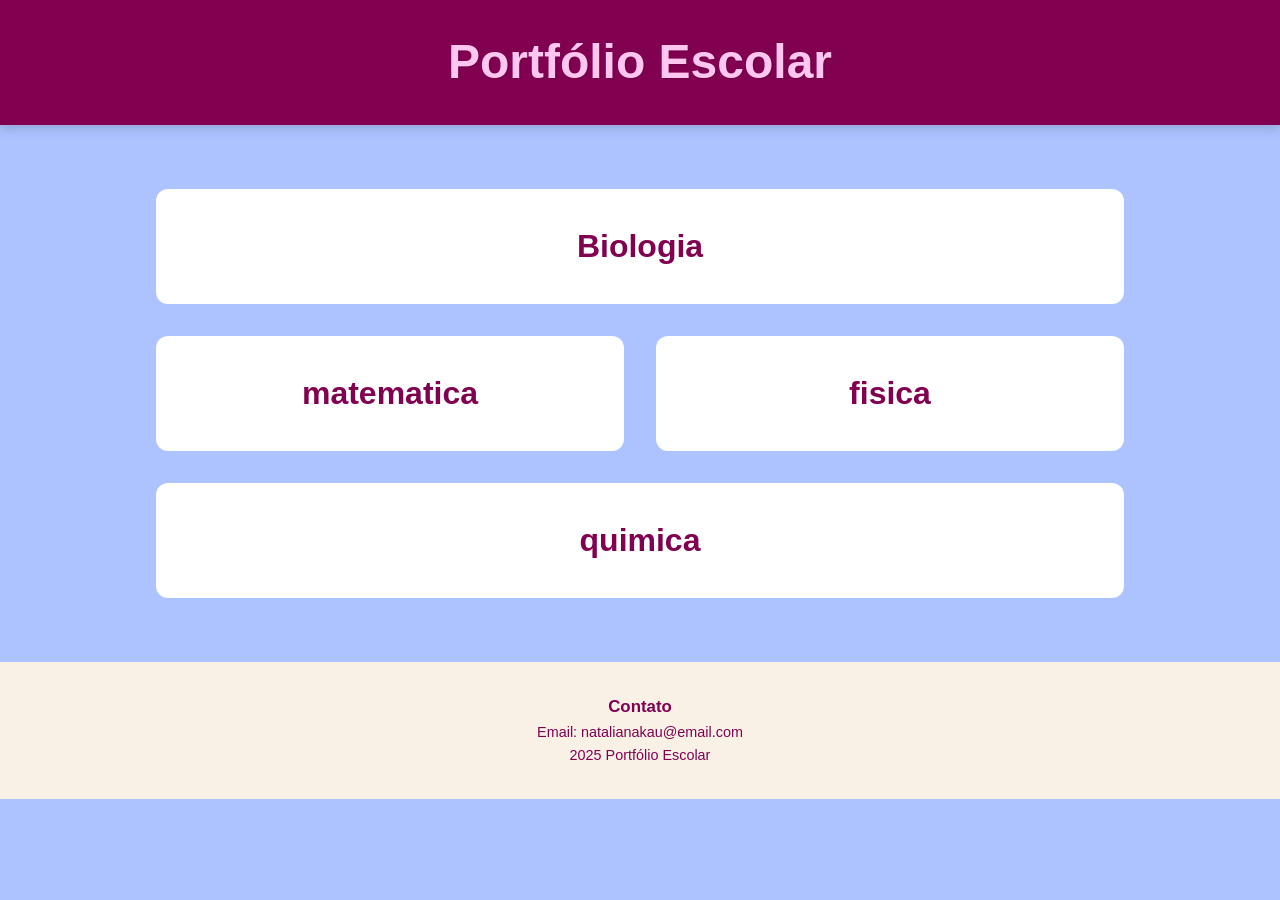
<file: index.html>
<!DOCTYPE html>
<html lang="pt-br">

<head>
    <meta charset="UTF-8">
    <meta http-equiv="X-UA-Compatible" content="IE=edge">
    <meta name="viewport" content="width=device-width, initial-scale=1.0">
    <title>Portfólio</title>
    <link rel="stylesheet" href="styles.css">
    <link href="https://fonts.googleapis.com/icon?family=Material+Icons" rel="stylesheet">

</head>

<body>
    <header>
        <div class="portfolio">
            <h1>Portfólio Escolar</h1>
        </div>
    </header>
    
    <main>
        <section class="container">
            <div class="disciplina">
                <a href="biologia.html"> Biologia</a>
            </div>
                    <section class="container">
            <div class="disciplina">
                <a href="matematica.html"> matematica</a>
            </div>
              <div class="disciplina">
                <a href="fisica.html"> fisica</a>
            </div>
                    <section class="container">
            <div class="disciplina">
                <a href="quimica.html"> quimica</a>
            </div>
        </section>
    </main>

    <footer id="contato">
        <h3>Contato</h3>
        <p>Email: natalianakau@email.com</p>
        <p>2025 Portfólio Escolar</p>
    </footer>
</body>

</html>
</file>
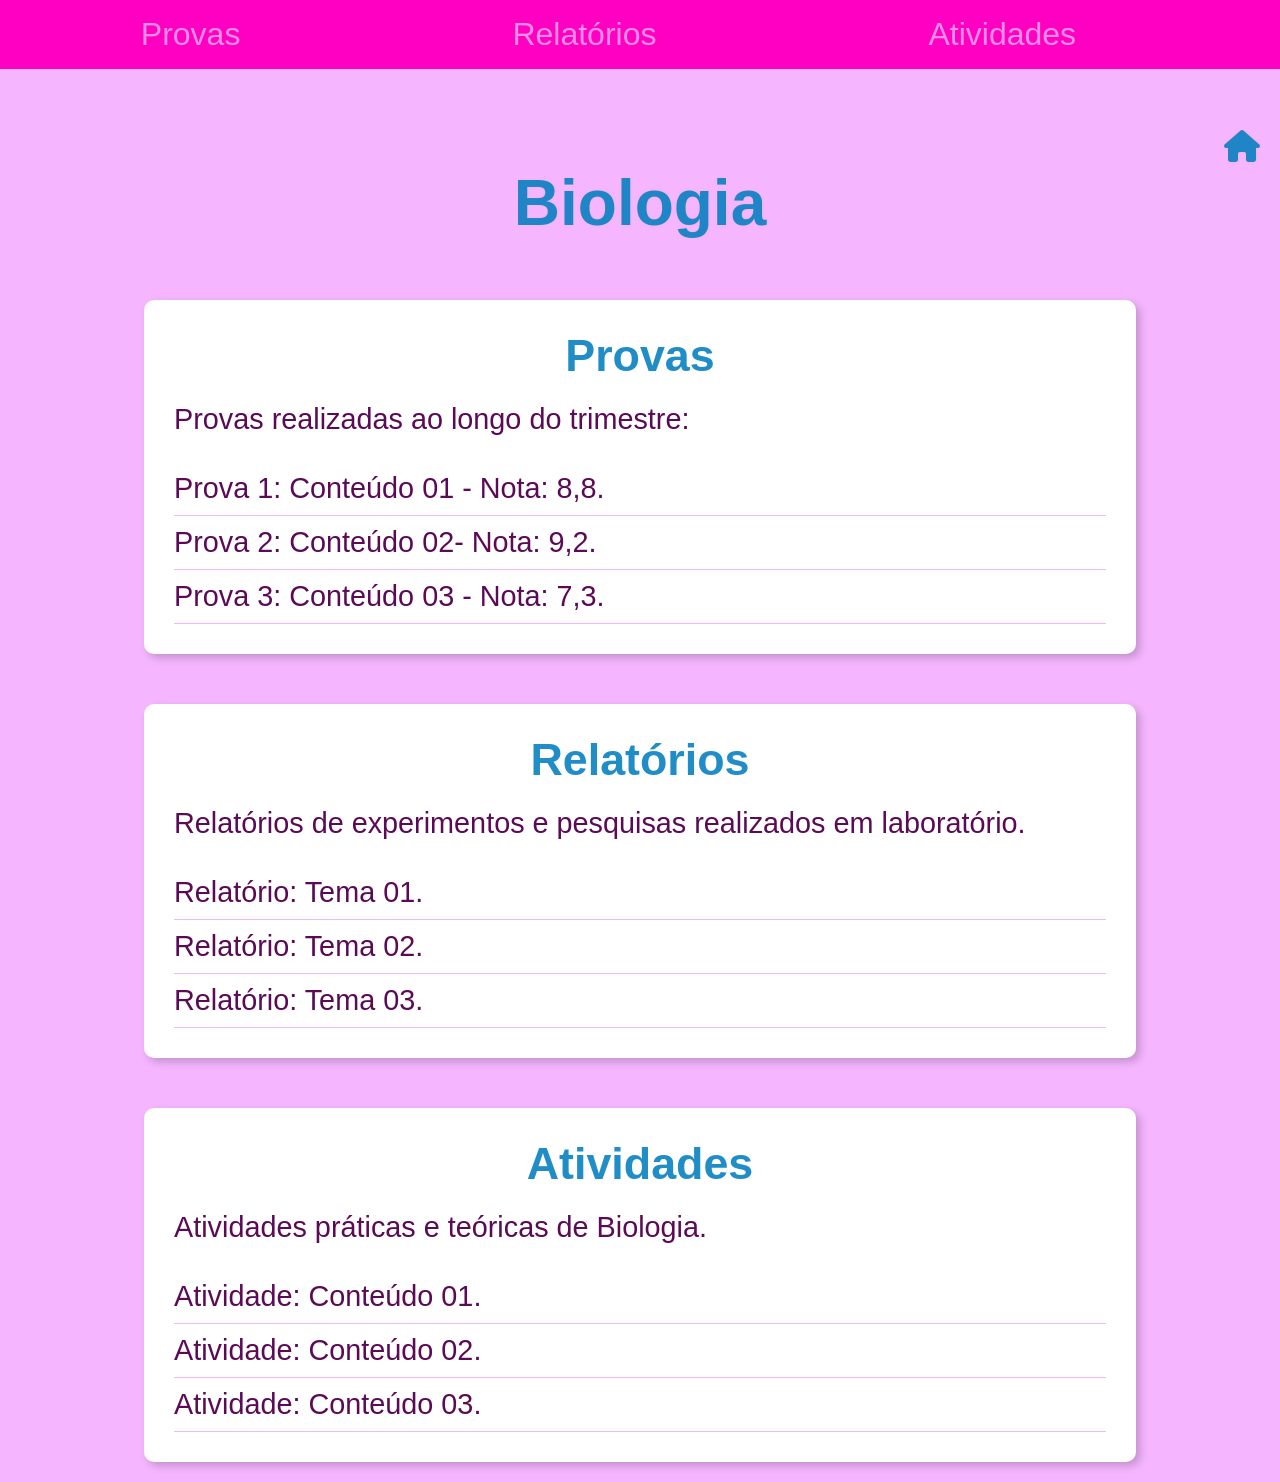
<file: biologia.html>
<!DOCTYPE html>
<html lang="pt-br">

<head>
    <meta charset="UTF-8">
    <meta http-equiv="X-UA-Compatible" content="IE=edge">
    <meta name="viewport" content="width=device-width, initial-scale=1.0">
    <title>Portfólio de Biologia</title>
    <link rel="stylesheet" href="biologia.css">
    <link rel="stylesheet" href="https://cdnjs.cloudflare.com/ajax/libs/font-awesome/6.7.2/css/all.min.css"
        integrity="sha512-Evv84Mr4kqVGRNSgIGL/F/aIDqQb7xQ2vcrdIwxfjThSH8CSR7PBEakCr51Ck+w+/U6swU2Im1vVX0SVk9ABhg=="
        crossorigin="anonymous" referrerpolicy="no-referrer" />
    <link href="https://fonts.googleapis.com/icon?family=Material+Icons" rel="stylesheet">

</head>

<body>
    <header>

    

        <div class="links-principais">
            <ul class="lista-horizontal">
                <li><a href="#provas">Provas</a></li>
                <li><a href="#relatorios">Relatórios</a></li>
                <li><a href="#atividades">Atividades</a></li>
            </ul>
        </div>
    </header>
    <main>
        <div class="home">
            <a href="./index.html"><i class="fa-solid fa-house"></i></a>
        </div>
        <h1>Biologia</h1>
        <section class="biologia-container">
            <div id="provas" class="conteudo">
                <h2>Provas</h2>
                <p>Provas realizadas ao longo do trimestre:</p>
                <ul>
                    <li>Prova 1: Conteúdo 01 - Nota: 8,8.
                    </li>
                    <li>Prova 2: Conteúdo 02- Nota: 9,2.</li>
                    <li>Prova 3: Conteúdo 03 - Nota: 7,3.</li>
                </ul>
            </div>
            <div id="relatorios" class="conteudo">
                <h2>Relatórios</h2>
                <p>Relatórios de experimentos e pesquisas realizados em laboratório.</p>
                <ul>
                    <li>Relatório: Tema 01.</li>
                    <li>Relatório: Tema 02.</li>
                    <li>Relatório: Tema 03.</li>
                </ul>
            </div>
            <div id="atividades" class="conteudo">
                <h2>Atividades</h2>
                <p>Atividades práticas e teóricas de Biologia.</p>
                <ul>
                    <li>Atividade: Conteúdo 01.</li>
                    <li>Atividade: Conteúdo 02.</li>
                    <li>Atividade: Conteúdo 03.</li>
                </ul>
            </div>
        </section>
    </main>
    <footer></footer>
</body>

</html>
</file>
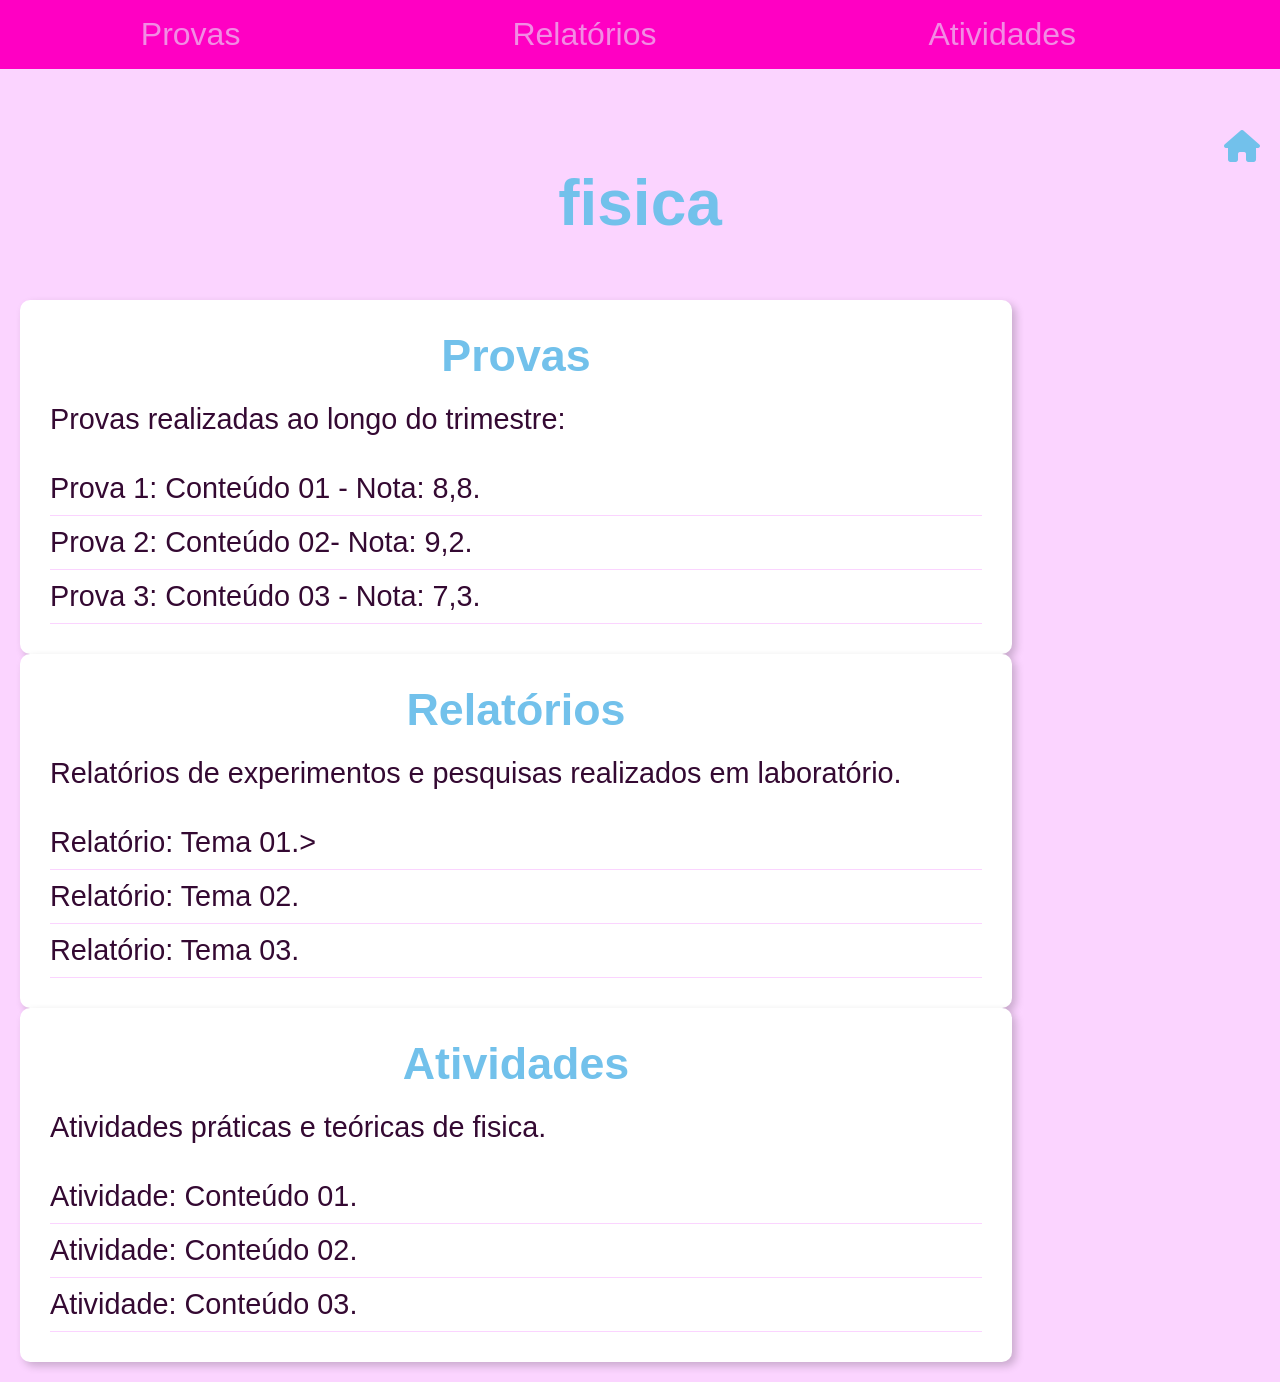
<file: fisica.html>
<!DOCTYPE html>
<html lang="pt-br">

<head>
    <meta charset="UTF-8">
    <meta http-equiv="X-UA-Compatible" content="IE=edge">
    <meta name="viewport" content="width=device-width, initial-scale=1.0">
    <title>Portfólio de fisica</title>
    <link rel="stylesheet" href="fisica.css">
    <link rel="stylesheet" href="https://cdnjs.cloudflare.com/ajax/libs/font-awesome/6.7.2/css/all.min.css"
        integrity="sha512-Evv84Mr4kqVGRNSgIGL/F/aIDqQb7xQ2vcrdIwxfjThSH8CSR7PBEakCr51Ck+w+/U6swU2Im1vVX0SVk9ABhg=="
        crossorigin="anonymous" referrerpolicy="no-referrer" />
    <link href="https://fonts.googleapis.com/icon?family=Material+Icons" rel="stylesheet">

</head>

<body>
    <header>

   


        <div class="links-principais">
            <ul class="lista-horizontal">
                <li><a href="#provas">Provas</a></li>
                <li><a href="#relatorios">Relatórios</a></li>
                <li><a href="#atividades">Atividades</a></li>
            </ul>
        </div>
    </header>
    <main>
        <div class="home">
            <a href="./index.html"><i class="fa-solid fa-house"></i></a>
        </div>
        <h1>fisica</h1>
        <section class="fisica-container">
            <div id="provas" class="conteudo">
                <h2>Provas</h2>
                <p>Provas realizadas ao longo do trimestre:</p>
                <ul>
                    <li>Prova 1: Conteúdo 01 - Nota: 8,8.
                    </li>
                    <li>Prova 2: Conteúdo 02- Nota: 9,2.</li>
                    <li>Prova 3: Conteúdo 03 - Nota: 7,3.</li>
                </ul>
            </div>
            <div id="relatorios" class="conteudo">
                <h2>Relatórios</h2>
                <p>Relatórios de experimentos e pesquisas realizados em laboratório.</p>
                <ul>
                    <li>Relatório: Tema 01.></li>
                    <li>Relatório: Tema 02.</li>
                    <li>Relatório: Tema 03.</li>
                </ul>
            </div>
            <div id="atividades" class="conteudo">
                <h2>Atividades</h2>
                <p>Atividades práticas e teóricas de fisica.</p>
                <ul>
                    <li>Atividade: Conteúdo 01.</li>
                    <li>Atividade: Conteúdo 02.</li>
                    <li>Atividade: Conteúdo 03.</li>
                </ul>
            </div>
        </section>
    </main>
    <footer></footer>
</body>

</html>
</file>
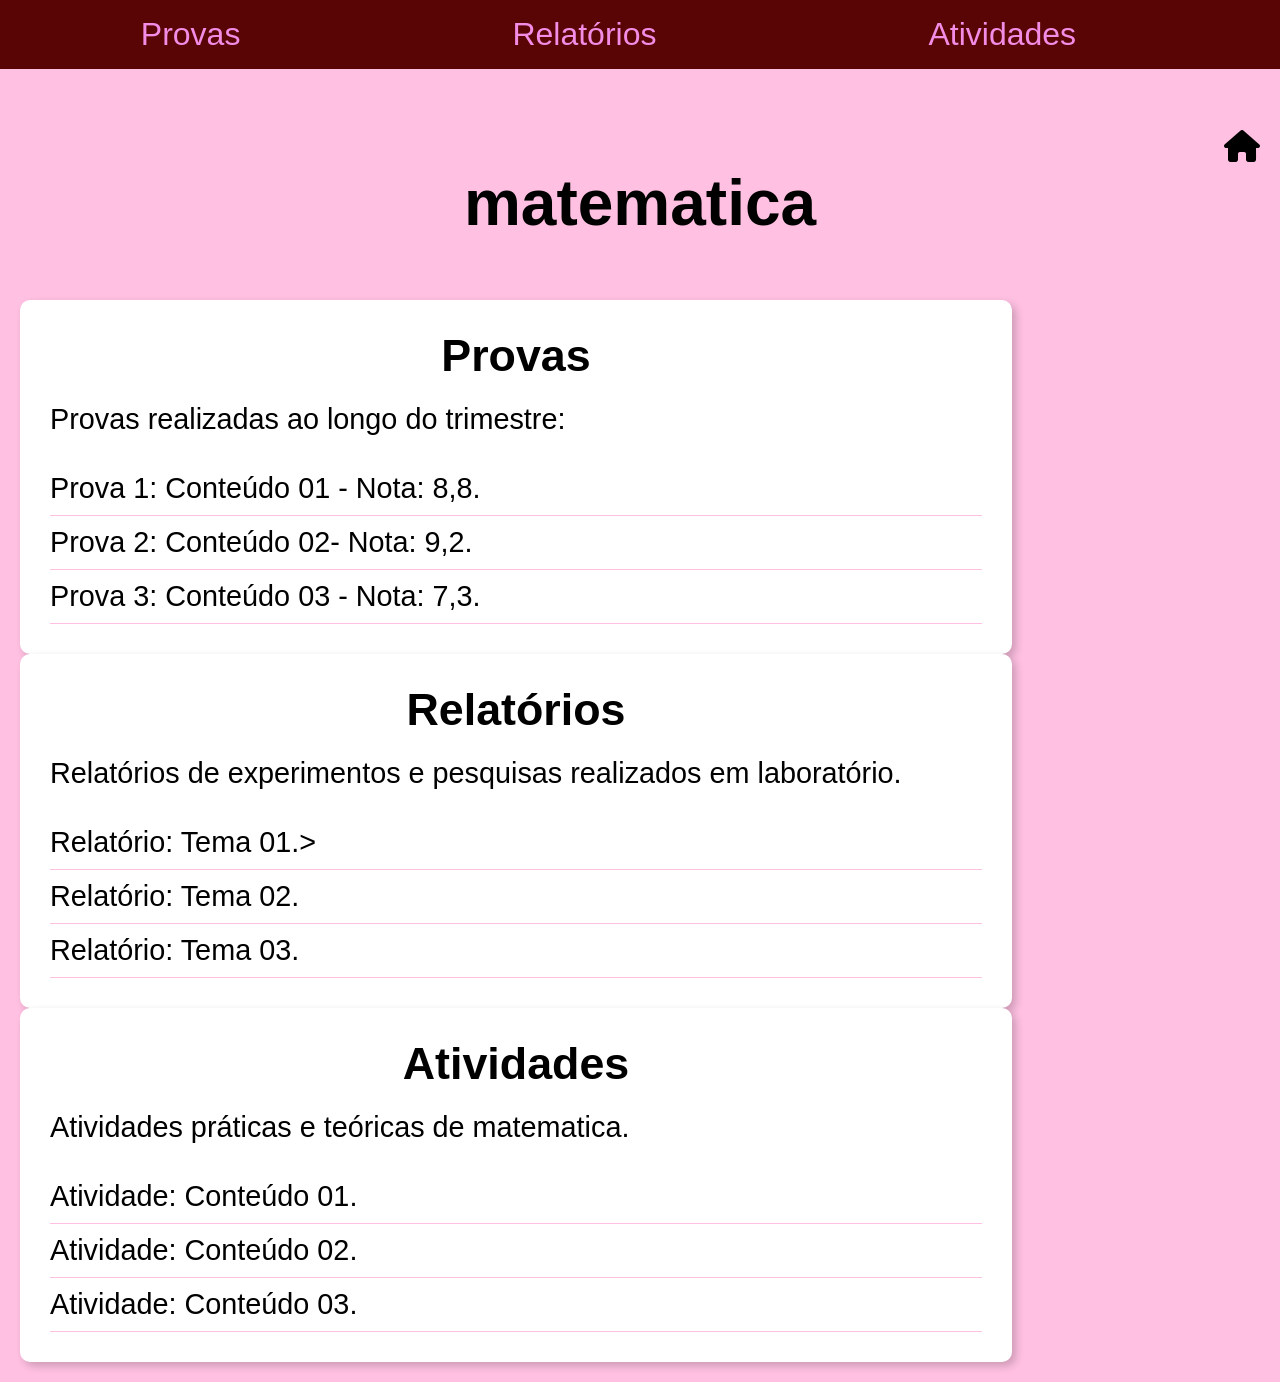
<file: matematica.html>
<!DOCTYPE html>
<html lang="pt-br">

<head>
    <meta charset="UTF-8">
    <meta http-equiv="X-UA-Compatible" content="IE=edge">
    <meta name="viewport" content="width=device-width, initial-scale=1.0">
    <title>Portfólio de matematica</title>
    <link rel="stylesheet" href="matematica.css">
    <link rel="stylesheet" href="https://cdnjs.cloudflare.com/ajax/libs/font-awesome/6.7.2/css/all.min.css"
        integrity="sha512-Evv84Mr4kqVGRNSgIGL/F/aIDqQb7xQ2vcrdIwxfjThSH8CSR7PBEakCr51Ck+w+/U6swU2Im1vVX0SVk9ABhg=="
        crossorigin="anonymous" referrerpolicy="no-referrer" />
    <link href="https://fonts.googleapis.com/icon?family=Material+Icons" rel="stylesheet">

</head>

<body>
    <header>

       


        <div class="links-principais">
            <ul class="lista-horizontal">
                <li><a href="#provas">Provas</a></li>
                <li><a href="#relatorios">Relatórios</a></li>
                <li><a href="#atividades">Atividades</a></li>
            </ul>
        </div>
    </header>
    <main>
        <div class="home">
            <a href="./index.html"><i class="fa-solid fa-house"></i></a>
        </div>
        <h1>matematica</h1>
        <section class="matematica-container">
            <div id="provas" class="conteudo">
                <h2>Provas</h2>
                <p>Provas realizadas ao longo do trimestre:</p>
                <ul>
                    <li>Prova 1: Conteúdo 01 - Nota: 8,8.
                    </li>
                    <li>Prova 2: Conteúdo 02- Nota: 9,2.</li>
                    <li>Prova 3: Conteúdo 03 - Nota: 7,3.</li>
                </ul>
            </div>
            <div id="relatorios" class="conteudo">
                <h2>Relatórios</h2>
                <p>Relatórios de experimentos e pesquisas realizados em laboratório.</p>
                <ul>
                    <li>Relatório: Tema 01.></li>
                    <li>Relatório: Tema 02.</li>
                    <li>Relatório: Tema 03.</li>
                </ul>
            </div>
            <div id="atividades" class="conteudo">
                <h2>Atividades</h2>
                <p>Atividades práticas e teóricas de matematica.</p>
                <ul>
                    <li>Atividade: Conteúdo 01.</li>
                    <li>Atividade: Conteúdo 02.</li>
                    <li>Atividade: Conteúdo 03.</li>
                </ul>
            </div>
        </section>
    </main>
    <footer></footer>
</body>

</html>
</file>
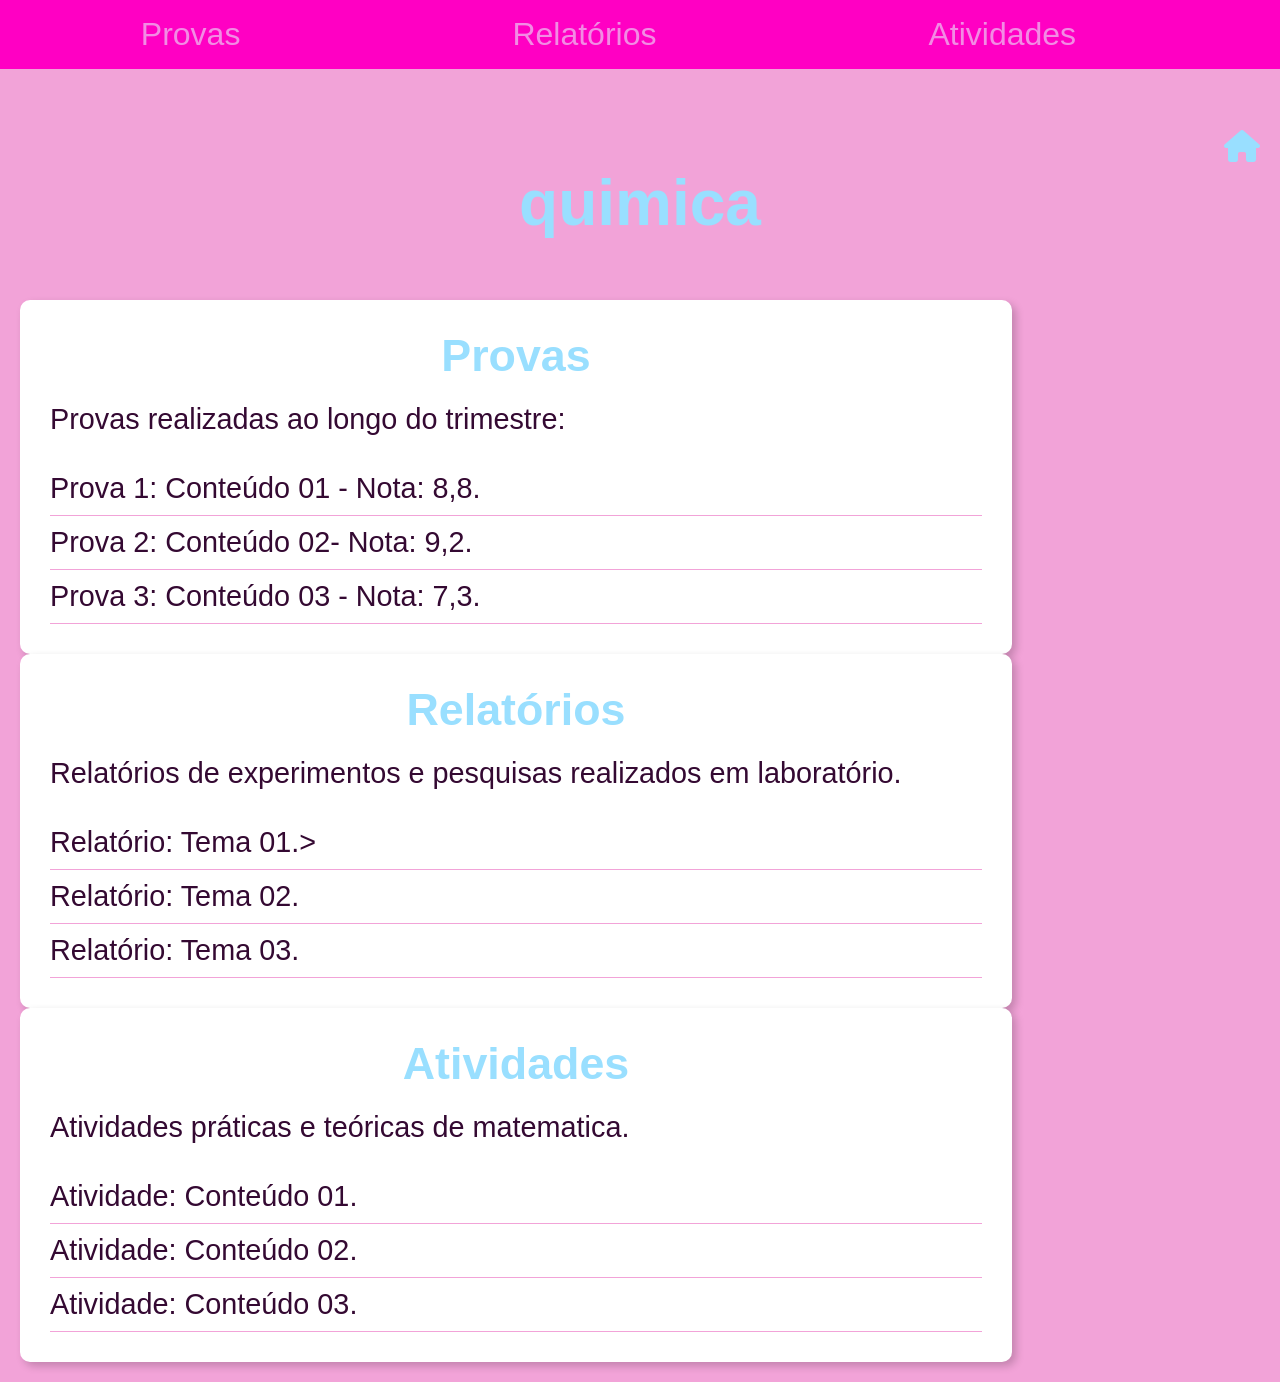
<file: quimica.html>
<!DOCTYPE html>
<html lang="pt-br">

<head>
    <meta charset="UTF-8">
    <meta http-equiv="X-UA-Compatible" content="IE=edge">
    <meta name="viewport" content="width=device-width, initial-scale=1.0">
    <title>Portfólio de quimica</title>
    <link rel="stylesheet" href="quimica.css">
    <link rel="stylesheet" href="https://cdnjs.cloudflare.com/ajax/libs/font-awesome/6.7.2/css/all.min.css"
        integrity="sha512-Evv84Mr4kqVGRNSgIGL/F/aIDqQb7xQ2vcrdIwxfjThSH8CSR7PBEakCr51Ck+w+/U6swU2Im1vVX0SVk9ABhg=="
        crossorigin="anonymous" referrerpolicy="no-referrer" />
    <link href="https://fonts.googleapis.com/icon?family=Material+Icons" rel="stylesheet">

</head>

<body>
    <header>

    

        <div class="links-principais">
            <ul class="lista-horizontal">
                <li><a href="#provas">Provas</a></li>
                <li><a href="#relatorios">Relatórios</a></li>
                <li><a href="#atividades">Atividades</a></li>
            </ul>
        </div>
    </header>
    <main>
        <div class="home">
            <a href="./index.html"><i class="fa-solid fa-house"></i></a>
        </div>
        <h1>quimica</h1>
        <section class="quimica-container">
            <div id="provas" class="conteudo">
                <h2>Provas</h2>
                <p>Provas realizadas ao longo do trimestre:</p>
                <ul>
                    <li>Prova 1: Conteúdo 01 - Nota: 8,8.
                    </li>
                    <li>Prova 2: Conteúdo 02- Nota: 9,2.</li>
                    <li>Prova 3: Conteúdo 03 - Nota: 7,3.</li>
                </ul>
            </div>
            <div id="relatorios" class="conteudo">
                <h2>Relatórios</h2>
                <p>Relatórios de experimentos e pesquisas realizados em laboratório.</p>
                <ul>
                    <li>Relatório: Tema 01.></li>
                    <li>Relatório: Tema 02.</li>
                    <li>Relatório: Tema 03.</li>
                </ul>
            </div>
            <div id="atividades" class="conteudo">
                <h2>Atividades</h2>
                <p>Atividades práticas e teóricas de matematica.</p>
                <ul>
                    <li>Atividade: Conteúdo 01.</li>
                    <li>Atividade: Conteúdo 02.</li>
                    <li>Atividade: Conteúdo 03.</li>
                </ul>
            </div>
        </section>
    </main>
    <footer></footer>
</body>

</html>
</file>
<file: styles.css>
* {
    margin: 0;
    padding: 0;
    box-sizing: border-box;
}

:root {
    --rosa-escuro: #ff0088fd;
    --vinho: #820050;
    --rosa-claro: #ffc6ef;
    --roxo-claro: #b2a5ff;
    --verde-claro: #c8ddfd;
    --azul-bebe: #adc3ff;
    --branco: #ffffff;
    --bege-claro: #faf1e6;

    --sombra: rgba(0, 0, 0, 0.15);
    --transicao: 0.3s ease-in-out;
    --fonte-principal: 'Segoe UI', Tahoma, Geneva, Verdana, sans-serif;
}

body {
    min-height: 100vh;
    background-color: var(--azul-bebe);
    color: var(--rosa-escuro);
    font-size: 1rem;
    font-family: var(--fonte-principal);
    line-height: 1.6;
}


header {
    width: 100%;
    background-color: var(--vinho);
    padding: 1.5rem 1rem;
    text-align: center;
    box-shadow: 0 4px 10px var(--sombra);
}

.portfolio h1 {
    font-size: 3rem;
    color: var(--rosa-claro);
    text-shadow: 1px 1px 2px var(--sombra);
}


main {
    max-width: 1000px;
    margin: 3rem auto;
    padding: 1rem;
    display: flex;
    flex-direction: column;
    align-items: center;
}


.container {
    display: flex;
    flex-wrap: wrap;
    justify-content: center;
    gap: 2rem;
    width: 100%;
}

.disciplina {
    background-color: var(--branco);
    border-radius: 12px;
    padding: 2rem;
    min-width: 260px;
    flex: 1 1 280px;
    text-align: center;
}

.disciplina:hover {
    transform: translateY(-8px) scale(1.04);
    box-shadow: 0 12px 20px var(--sombra);
}

.disciplina a {
    color: var(--vinho);
    font-size: 2rem;
    font-weight: bold;
    text-decoration: none;
    transition: color var(--transicao);
}

.disciplina a:hover {
    color: var(--rosa-escuro);
}

footer {
    text-align: center;
    padding: 2rem;
    background-color: var(--bege-claro);
    color: var(--vinho);
    font-size: 0.9rem;
    margin-top: auto;
}
</file>
<file: biologia.css>
* {
    margin: 0;
    padding: 0;
    box-sizing: border-box;
}

:root {
    --preto: #5b0b55;
    --marinho: #ff00c3;
    --amarelo-claro: #f28ce4;
    --roxo-claro: #B2A5FF;
    --verde: #077fc0e4;
    --azul-claro: #f5b5ff;
    --branco: #FFFFFF;
    --marron-claro: #FAF1E6;
}

body {
    height: 100vh;
    box-sizing: border-box;
    background-color: var(--azul-claro);
    color: var(--amarelo-claro);
    font-size: 16px;
    font-family: Arial, Helvetica, sans-serif;
}

header {
    display: flex;
    width: 100%;
    background-color: var(--marinho);
    padding: 1rem;
    position: relative;
    justify-content: center;
}


.menu-disciplina {
    width: 20%;
    display: inline-block;
}

.botao-disciplinas {
    cursor: pointer;
    font-size: 2rem;
    background: none;
    background-color: var(--preto);
    border: none;
    padding: 1.05rem 1.5rem;
    color: var(--roxo-claro);
}

#menu-toggle {
    display: none;
}

.lista-vertical {
    display: none;
    position: absolute;
    background-color: var(--roxo-claro);
    box-shadow: 0 2px 5px var(--marinho);
    min-width: 190px;
    z-index: 1;
    left: 1rem;
    top: 100%;
}

.lista-vertical a {
    color: var(--preto);
    padding: 0.75rem 1rem;
    text-decoration: none;
    font-size: 2rem;
    display: block;
    text-align: center;
}

.lista-vertical a:hover {
    background-color: var(--amarelo-claro);
}

#menu-toggle:checked~.lista-vertical {
    display: block;
}

#menu-toggle:checked+.botao-disciplinas {
    background-color: var(--amarelo-claro);
}

.links-principais {
    width: 80%;
    display: flex;
    justify-content: space-between;
    align-items: center;
}


.lista-horizontal {
    list-style: none;
    display: flex;
    font-size: 2rem;
    gap: 17rem;
}


.lista-horizontal a {
    text-decoration: none;
    color: var(--amarelo-claro);
}

.lista-horizontal a:hover {
    color: var(--preto);
}

main {
    margin: 40px auto;
    padding: 20px;
}

h1 {
    text-align: center;
    color: var(--verde);
    margin-bottom: 60px;
    font-size: 4rem;
}

.biologia-container {
    display: flex;
    flex-direction: column;
    justify-content: space-between;
    align-items: center;
    gap: 50px;
    flex-wrap: wrap;
}

.conteudo {
    background-color: var(--branco);
    border-radius: 10px;
    padding: 30px;
    width: 80%;
    min-width: 280px;
    box-shadow: 4px 4px 8px rgba(0, 0, 0, 0.2);
    transition: transform 0.3s ease, box-shadow 0.3s ease;
}

.conteudo:hover {
    transform: translateY(-10px) scale(1.05);
    box-shadow: 0 0 0 25px rgba(0, 0, 0, 0.2);
}

.conteudo h2 {
    display: flex;
    justify-content: center;
    color: var(--verde);
    margin-bottom: 15px;
    font-size: 2.8rem;
}

.conteudo p {
    line-height: 1.6;
    color: var(--preto);
    margin-bottom: 20px;
    font-size: 1.8rem;
}

.conteudo ul {
    list-style-type: none;
    font-size: 1.8rem;
}

.conteudo ul li {
    padding: 10px 0;
    border-bottom: 1px solid var(--azul-claro);
    transition: transform 0.5s ease;
    color: var(--preto);
}

.conteudo ul li:hover {
    transform: translateX(10px);
    color: var(--verde);
}

.home {
    display: flex;
    justify-content: flex-end;
}

.home a {
    font-size: 2rem;
    color: var(--verde);
}

.conteudo ul li .block {
    display: none;
}

.conteudo ul li:hover .block {
    display: block;
    text-align: justify;
    color: var(--marinho);
    margin-bottom: 5px;
}

.opacidade {
    display: block;
    opacity: 0;
    max-height: 0;
    overflow: hidden;
    transition: opacity 1.5s ease, max-height 1.5s ease;
    color: var(--marinho);
    text-align: justify;
    margin: 0;
    padding: 0;
}

.conteudo ul li:hover .opacidade {
    opacity: 1;
    max-height: 320px;
    text-align: justify;
    color: var(--marinho);
    margin-bottom: 5px;
}
</file>
<file: fisica.css>
* {
    margin: 0;
    padding: 0;
    box-sizing: border-box;
    
}

:root {
    --preto: #340932;
    --marinho: #ff00c3;
    --amarelo-claro: #f28ce4;
    --roxo-claro: #B2A5FF;
    --verde: #72c1eb;
    --azul-claro: #fbd4ff;
    --branco: #FFFFFF;
    --marron-claro: #FAF1E6;
}

body {
    height: 100vh;
    box-sizing: border-box;
    background-color: var(--azul-claro);
    color: var(--amarelo-claro);
    font-size: 16px;
    font-family: Arial, Helvetica, sans-serif;
}

header {
    display: flex;
    width: 100%;
    background-color: var(--marinho);
    padding: 1rem;
    position: relative;
    justify-content: center;
}


.menu-disciplina {
    width: 20%;
    display: inline-block;
}

.botao-disciplinas {
    cursor: pointer;
    font-size: 2rem;
    background: none;
    background-color: var(--preto);
    border: none;
    padding: 1.05rem 1.5rem;
    color: var(--roxo-claro);
}

#menu-toggle {
    display: none;
}

.lista-vertical {
    display: none;
    position: absolute;
    background-color: var(--roxo-claro);
    box-shadow: 0 2px 5px var(--marinho);
    min-width: 190px;
    z-index: 1;
    left: 1rem;
    top: 100%;
}

.lista-vertical a {
    color: var(--preto);
    padding: 0.75rem 1rem;
    text-decoration: none;
    font-size: 2rem;
    display: block;
    text-align: center;
}

.lista-vertical a:hover {
    background-color: var(--amarelo-claro);
}

#menu-toggle:checked~.lista-vertical {
    display: block;
}

#menu-toggle:checked+.botao-disciplinas {
    background-color: var(--amarelo-claro);
}

.links-principais {
    width: 80%;
    display: flex;
    justify-content: space-between;
    align-items: center;
}


.lista-horizontal {
    list-style: none;
    display: flex;
    font-size: 2rem;
    gap: 17rem;
}


.lista-horizontal a {
    text-decoration: none;
    color: var(--amarelo-claro);
}

.lista-horizontal a:hover {
    color: var(--preto);
}

main {
    margin: 40px auto;
    padding: 20px;
}

h1 {
    text-align: center;
    color: var(--verde);
    margin-bottom: 60px;
    font-size: 4rem;
}

.biologia-container {
    display: flex;
    flex-direction: column;
    justify-content: space-between;
    align-items: center;
    gap: 50px;
    flex-wrap: wrap;
}

.conteudo {
    background-color: var(--branco);
    border-radius: 10px;
    padding: 30px;
    width: 80%;
    min-width: 280px;
    box-shadow: 4px 4px 8px rgba(0, 0, 0, 0.2);
    transition: transform 0.3s ease, box-shadow 0.3s ease;
}

.conteudo:hover {
    transform: translateY(-10px) scale(1.05);
    box-shadow: 0 0 0 25px rgba(0, 0, 0, 0.2);
}

.conteudo h2 {
    display: flex;
    justify-content: center;
    color: var(--verde);
    margin-bottom: 15px;
    font-size: 2.8rem;
}

.conteudo p {
    line-height: 1.6;
    color: var(--preto);
    margin-bottom: 20px;
    font-size: 1.8rem;
}

.conteudo ul {
    list-style-type: none;
    font-size: 1.8rem;
}

.conteudo ul li {
    padding: 10px 0;
    border-bottom: 1px solid var(--azul-claro);
    transition: transform 0.5s ease;
    color: var(--preto);
}

.conteudo ul li:hover {
    transform: translateX(10px);
    color: var(--verde);
}

.home {
    display: flex;
    justify-content: flex-end;
}

.home a {
    font-size: 2rem;
    color: var(--verde);
}

.conteudo ul li .block {
    display: none;
}

.conteudo ul li:hover .block {
    display: block;
    text-align: justify;
    color: var(--marinho);
    margin-bottom: 5px;
}

.opacidade {
    display: block;
    opacity: 0;
    max-height: 0;
    overflow: hidden;
    transition: opacity 1.5s ease, max-height 1.5s ease;
    color: var(--marinho);
    text-align: justify;
    margin: 0;
    padding: 0;
}

.conteudo ul li:hover .opacidade {
    opacity: 1;
    max-height: 320px;
    text-align: justify;
    color: var(--marinho);
    margin-bottom: 5px;
}
</file>
<file: matematica.css>
* {
    margin: 0;
    padding: 0;
    box-sizing: border-box;
}

:root {
    --preto: #000000;
    --marinho: #590505;
    --amarelo-claro: #f28ce4;
    --roxo-claro: #B2A5FF;
    --verde: #000000;
    --azul-claro: #ffc0e2;
    --branco: #FFFFFF;
    --marron-claro: #000000;
}

body {
    height: 100vh;
    box-sizing: border-box;
    background-color: var(--azul-claro);
    color: var(--amarelo-claro);
    font-size: 16px;
    font-family: Arial, Helvetica, sans-serif;
}

header {
    display: flex;
    width: 100%;
    background-color: var(--marinho);
    padding: 1rem;
    position: relative;
    justify-content: center;
}


.menu-disciplina {
    width: 20%;
    display: inline-block;
}

.botao-disciplinas {
    cursor: pointer;
    font-size: 2rem;
    background: none;
    background-color: var(--preto);
    border: none;
    padding: 1.05rem 1.5rem;
    color: var(--roxo-claro);
}

#menu-toggle {
    display: none;
}

.lista-vertical {
    display: none;
    position: absolute;
    background-color: var(--roxo-claro);
    box-shadow: 0 2px 5px var(--marinho);
    min-width: 190px;
    z-index: 1;
    left: 1rem;
    top: 100%;
}

.lista-vertical a {
    color: var(--preto);
    padding: 0.75rem 1rem;
    text-decoration: none;
    font-size: 2rem;
    display: block;
    text-align: center;
}

.lista-vertical a:hover {
    background-color: var(--amarelo-claro);
}

#menu-toggle:checked~.lista-vertical {
    display: block;
}

#menu-toggle:checked+.botao-disciplinas {
    background-color: var(--amarelo-claro);
}

.links-principais {
    width: 80%;
    display: flex;
    justify-content: space-between;
    align-items: center;
}


.lista-horizontal {
    list-style: none;
    display: flex;
    font-size: 2rem;
    gap: 17rem;
}


.lista-horizontal a {
    text-decoration: none;
    color: var(--amarelo-claro);
}

.lista-horizontal a:hover {
    color: var(--preto);
}

main {
    margin: 40px auto;
    padding: 20px;
}

h1 {
    text-align: center;
    color: var(--verde);
    margin-bottom: 60px;
    font-size: 4rem;
}

.biologia-container {
    display: flex;
    flex-direction: column;
    justify-content: space-between;
    align-items: center;
    gap: 50px;
    flex-wrap: wrap;
}

.conteudo {
    background-color: var(--branco);
    border-radius: 10px;
    padding: 30px;
    width: 80%;
    min-width: 280px;
    box-shadow: 4px 4px 8px rgba(0, 0, 0, 0.2);
    transition: transform 0.3s ease, box-shadow 0.3s ease;
}

.conteudo:hover {
    transform: translateY(-10px) scale(1.05);
    box-shadow: 0 0 0 25px rgba(0, 0, 0, 0.2);
}

.conteudo h2 {
    display: flex;
    justify-content: center;
    color: var(--verde);
    margin-bottom: 15px;
    font-size: 2.8rem;
}

.conteudo p {
    line-height: 1.6;
    color: var(--preto);
    margin-bottom: 20px;
    font-size: 1.8rem;
}

.conteudo ul {
    list-style-type: none;
    font-size: 1.8rem;
}

.conteudo ul li {
    padding: 10px 0;
    border-bottom: 1px solid var(--azul-claro);
    transition: transform 0.5s ease;
    color: var(--preto);
}

.conteudo ul li:hover {
    transform: translateX(10px);
    color: var(--verde);
}

.home {
    display: flex;
    justify-content: flex-end;
}

.home a {
    font-size: 2rem;
    color: var(--verde);
}

.conteudo ul li .block {
    display: none;
}

.conteudo ul li:hover .block {
    display: block;
    text-align: justify;
    color: var(--marinho);
    margin-bottom: 5px;
}

.opacidade {
    display: block;
    opacity: 0;
    max-height: 0;
    overflow: hidden;
    transition: opacity 1.5s ease, max-height 1.5s ease;
    color: var(--marinho);
    text-align: justify;
    margin: 0;
    padding: 0;
}

.conteudo ul li:hover .opacidade {
    opacity: 1;
    max-height: 320px;
    text-align: justify;
    color: var(--marinho);
    margin-bottom: 5px;
}
</file>
<file: quimica.css>
* {
    margin: 0;
    padding: 0;
    box-sizing: border-box;
}

:root {
    --preto: #340932;
    --marinho: #ff00c3;
    --amarelo-claro: #f28ce4;
    --roxo-claro: #B2A5FF;
    --verde: hsl(199, 100%, 80%);
    --azul-claro: #f2a3d8;
    --branco: #FFFFFF;
    --marron-claro: #FAF1E6;
}

body {
    height: 100vh;
    box-sizing: border-box;
    background-color: var(--azul-claro);
    color: var(--amarelo-claro);
    font-size: 16px;
    font-family: Arial, Helvetica, sans-serif;
}

header {
    display: flex;
    width: 100%;
    background-color: var(--marinho);
    padding: 1rem;
    position: relative;
    justify-content: center;
}


.menu-disciplina {
    width: 20%;
    display: inline-block;
}

.botao-disciplinas {
    cursor: pointer;
    font-size: 2rem;
    background: none;
    background-color: var(--preto);
    border: none;
    padding: 1.05rem 1.5rem;
    color: var(--roxo-claro);
}

#menu-toggle {
    display: none;
}

.lista-vertical {
    display: none;
    position: absolute;
    background-color: var(--roxo-claro);
    box-shadow: 0 2px 5px var(--marinho);
    min-width: 190px;
    z-index: 1;
    left: 1rem;
    top: 100%;
}

.lista-vertical a {
    color: var(--preto);
    padding: 0.75rem 1rem;
    text-decoration: none;
    font-size: 2rem;
    display: block;
    text-align: center;
}

.lista-vertical a:hover {
    background-color: var(--amarelo-claro);
}

#menu-toggle:checked~.lista-vertical {
    display: block;
}

#menu-toggle:checked+.botao-disciplinas {
    background-color: var(--amarelo-claro);
}

.links-principais {
    width: 80%;
    display: flex;
    justify-content: space-between;
    align-items: center;
}


.lista-horizontal {
    list-style: none;
    display: flex;
    font-size: 2rem;
    gap: 17rem;
}


.lista-horizontal a {
    text-decoration: none;
    color: var(--amarelo-claro);
}

.lista-horizontal a:hover {
    color: var(--preto);
}

main {
    margin: 40px auto;
    padding: 20px;
}

h1 {
    text-align: center;
    color: var(--verde);
    margin-bottom: 60px;
    font-size: 4rem;
}

.biologia-container {
    display: flex;
    flex-direction: column;
    justify-content: space-between;
    align-items: center;
    gap: 50px;
    flex-wrap: wrap;
}

.conteudo {
    background-color: var(--branco);
    border-radius: 10px;
    padding: 30px;
    width: 80%;
    min-width: 280px;
    box-shadow: 4px 4px 8px rgba(0, 0, 0, 0.2);
    transition: transform 0.3s ease, box-shadow 0.3s ease;
}

.conteudo:hover {
    transform: translateY(-10px) scale(1.05);
    box-shadow: 0 0 0 25px rgba(0, 0, 0, 0.2);
}

.conteudo h2 {
    display: flex;
    justify-content: center;
    color: var(--verde);
    margin-bottom: 15px;
    font-size: 2.8rem;
}

.conteudo p {
    line-height: 1.6;
    color: var(--preto);
    margin-bottom: 20px;
    font-size: 1.8rem;
}

.conteudo ul {
    list-style-type: none;
    font-size: 1.8rem;
}

.conteudo ul li {
    padding: 10px 0;
    border-bottom: 1px solid var(--azul-claro);
    transition: transform 0.5s ease;
    color: var(--preto);
}

.conteudo ul li:hover {
    transform: translateX(10px);
    color: var(--verde);
}

.home {
    display: flex;
    justify-content: flex-end;
}

.home a {
    font-size: 2rem;
    color: var(--verde);
}

.conteudo ul li .block {
    display: none;
}

.conteudo ul li:hover .block {
    display: block;
    text-align: justify;
    color: var(--marinho);
    margin-bottom: 5px;
}

.opacidade {
    display: block;
    opacity: 0;
    max-height: 0;
    overflow: hidden;
    transition: opacity 1.5s ease, max-height 1.5s ease;
    color: var(--marinho);
    text-align: justify;
    margin: 0;
    padding: 0;
}

.conteudo ul li:hover .opacidade {
    opacity: 1;
    max-height: 320px;
    text-align: justify;
    color: var(--marinho);
    margin-bottom: 5px;
}
</file>
